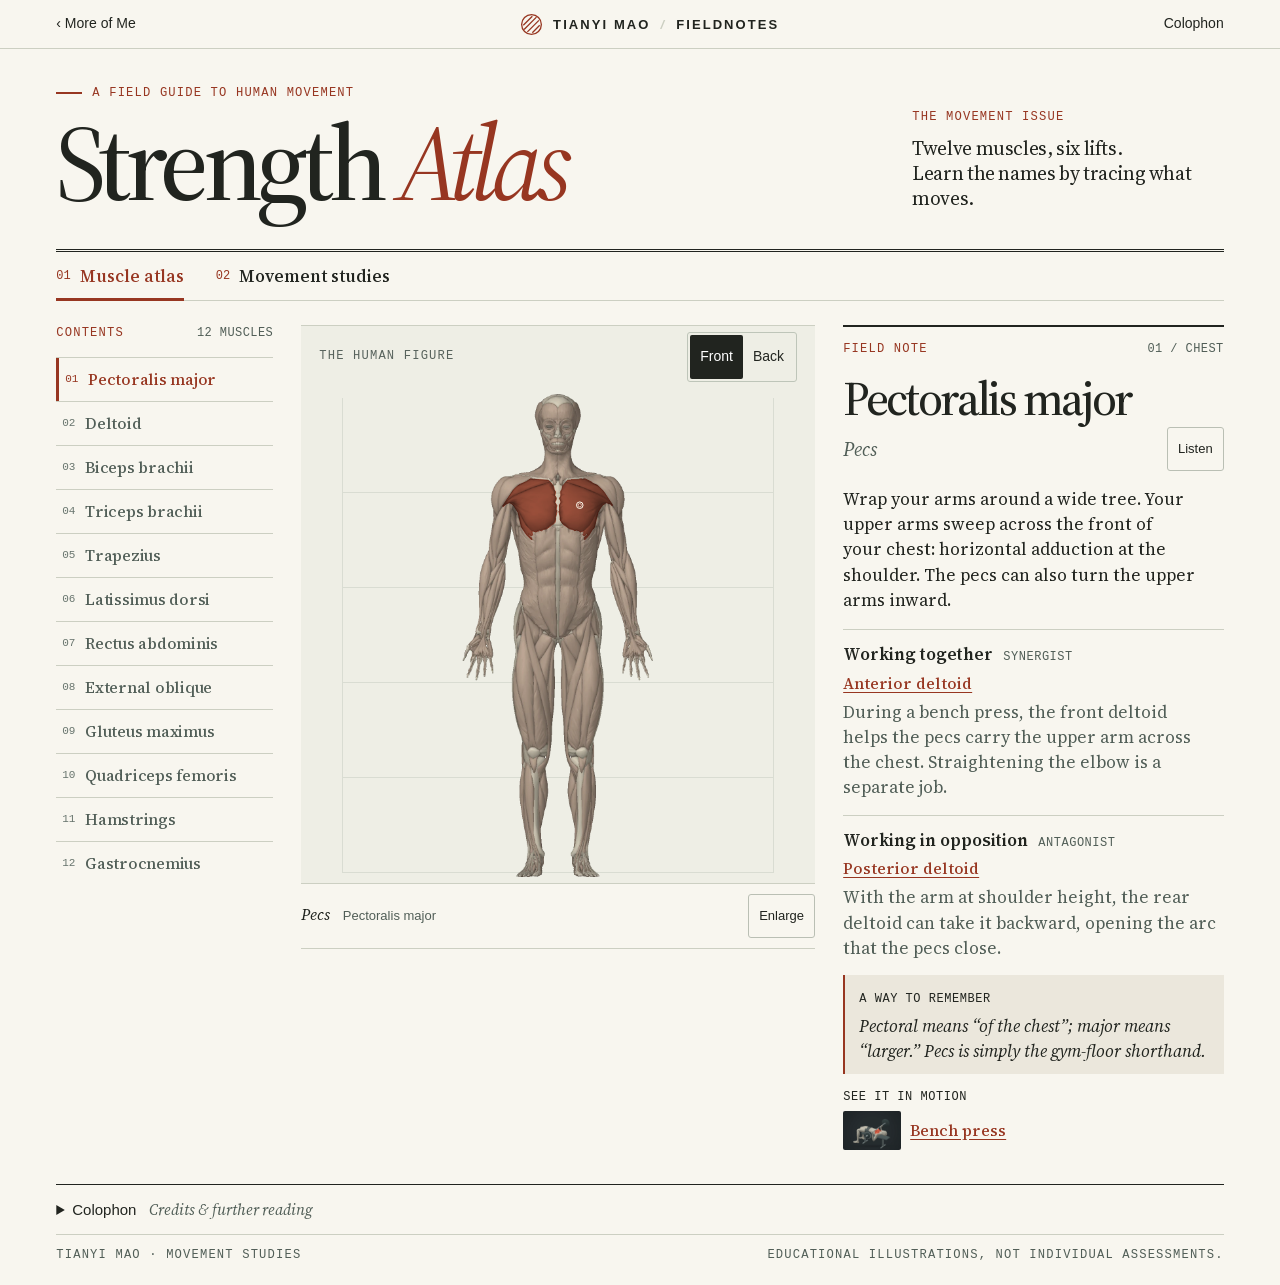
<file: anatomy.html>
<!doctype html>
<html lang="en">
<head>
  <meta charset="utf-8"><meta name="viewport" content="width=device-width,initial-scale=1,viewport-fit=cover">
  <title>Strength Atlas — Movement Studies by Tianyi Mao</title>
  <meta name="description" content="An illustrated field guide to the muscles behind six strength exercises. Explore the plates, listen to the names and study a lift frame by frame.">
  <link rel="stylesheet" href="assets/anatomy/study.css?v=editorial">
  <script defer src="assets/anatomy/lessons.js?v=editorial"></script>
  <script defer src="assets/anatomy/atlas.js?v=editorial"></script>
  <script defer src="assets/anatomy/motion.js?v=editorial"></script>
  <script defer src="assets/anatomy/study.js?v=editorial"></script>
</head>
<body>
  <header class="mast"><div class="mast-inner"><a href="index.html" class="return">‹ More of Me</a><span class="imprint"><svg aria-hidden="true" viewBox="0 0 28 28"><circle cx="14" cy="14" r="12"/><path d="M5 20 20 5M9 23 23 9M4 15 15 4M15 24 24 15"/></svg>TIANYI MAO <i>/</i> FIELDNOTES</span><a class="sourcejump" href="#colophon">Colophon</a></div></header>
  <main>
    <header class="chapter"><div><div class="overline"><b></b> A FIELD GUIDE TO HUMAN MOVEMENT</div><h1>Strength <em>Atlas</em></h1></div><div class="chapter-caption"><span class="issue-line">THE MOVEMENT ISSUE</span><p>Twelve muscles, six lifts.<br> Learn the names by tracing what moves.</p></div></header>
    <nav class="chapters" aria-label="Chapters"><a id="atlas-link" href="#atlas" aria-current="page"><span>01</span> Muscle atlas</a><a id="motion-link" href="#motion"><span>02</span> Movement studies</a></nav>
    <noscript>Please enable JavaScript to select a muscle or play a movement study.</noscript>
    <section id="atlas-panel" class="workbench" aria-label="Muscle atlas">
      <aside class="directory"><div class="section-cap">Contents <span>12 muscles</span></div><label class="mobile-select">Select a muscle <select id="muscle-select"></select></label><div id="directory-list"></div></aside>
      <figure class="plate"><header class="plate-head"><span class="plate-kicker">The human figure</span><div class="segment" aria-label="Plate view"><button data-view="front" aria-pressed="true">Front</button><button data-view="back" aria-pressed="false">Back</button></div></header><div class="plate-window"><div id="plate-host"></div></div><figcaption><div class="plate-caption"><b id="plate-zh">Pecs</b> <span id="plate-en">Pectoralis major</span></div><button id="zoom" type="button" aria-pressed="false" title="Enlarge the selected region">Enlarge</button></figcaption></figure>
      <article class="notes" aria-label="Muscle profile"><div class="section-cap">Field note <span id="note-region"></span></div><h2 id="name"></h2><div class="zh-title"><strong id="cn"></strong><button type="button" id="say" hidden aria-label="Hear the English pronunciation">Listen</button></div><p id="fn"></p><dl class="study-rel"><div><dt>Working together <i>Synergist</i></dt><dd id="synergy"></dd></div><div><dt>Working in opposition <i>Antagonist</i></dt><dd id="antagonist"></dd></div></dl><div class="mnemonic"><span>A way to remember</span><p id="clue"></p></div><div class="see-moves" id="see-moves"></div></article>
    </section>
    <section id="motion-panel" hidden aria-label="Movement studies">
      <div class="reels" aria-label="Choose a movement" id="ex-list"></div>
      <div class="motion-spread"><figure class="film"><div class="film-head"><span class="plate-kicker">Motion sequence</span><span id="film-index"></span></div><div id="motion-host" aria-label="Animated exercise demonstration"></div><figcaption class="transport"><button id="play" type="button">Play</button><label for="timeline" class="sr">Scrub through the movement</label><input id="timeline" type="range" min="0" max="1000" value="0" step="1"><span id="phase"></span></figcaption></figure><article class="motion-notes"><div class="section-cap">Technique <span>Movement analysis</span></div><h2 id="move-en"></h2><strong id="move-zh"></strong><p id="move-note"></p><div id="phase-notes"></div></article></div>
      <div class="roles"><div class="role-intro"><div class="section-cap">Muscle roles</div><h3>Who does the work?</h3><p>Select a muscle to find it in the atlas. Colour identifies a role, not a percentage of effort.</p></div><div class="mini-plates"><figure><div id="mini-front"></div><figcaption>Anterior</figcaption></figure><figure><div id="mini-back"></div><figcaption>Posterior</figcaption></figure></div><div id="roles-list"></div></div>
    </section>
    <footer id="colophon"><details id="sources-disclosure"><summary>Colophon <span>Credits &amp; further reading</span></summary><div class="credits"><div id="art-credits"></div><div><h3>Further reading</h3><ul id="references"></ul></div></div></details><div class="endline"><span>TIANYI MAO · MOVEMENT STUDIES</span><span>Educational illustrations, not individual assessments.</span></div></footer>
  </main>
</body></html>
</file>
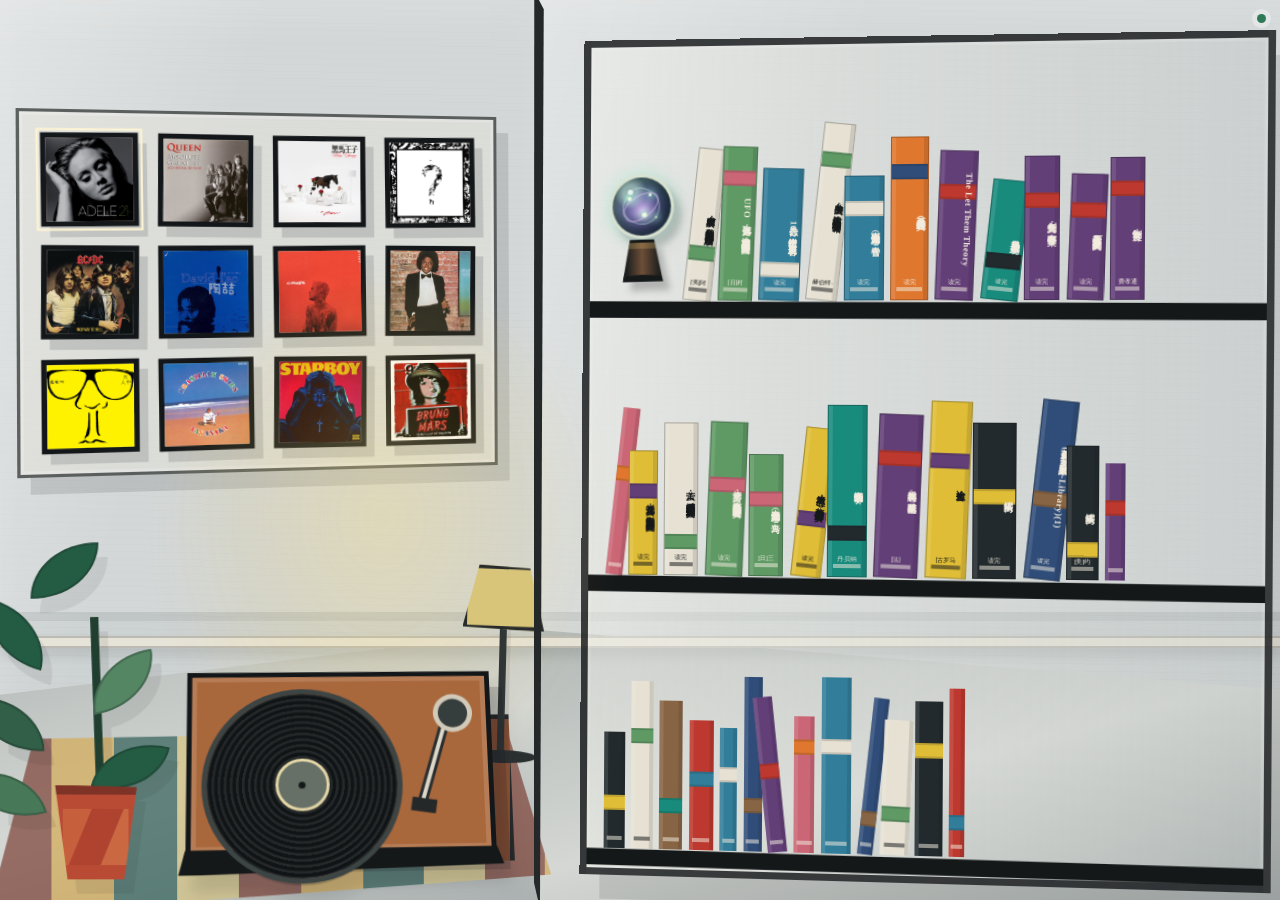
<file: reading.html>
<!DOCTYPE html>
<html lang="zh-CN">
<head>
    <meta charset="UTF-8">
    <meta name="viewport" content="width=device-width, initial-scale=1, viewport-fit=cover">
    <meta name="description" content="毛天艺的音乐与微信读书书架">
    <title>Books & Vinyl · Mao Tianyi</title>
    <style>
        :root {
            --wall:#cdd2d2;
            --wall-deep:#b9c0bf;
            --ink:#141719;
            --cream:#ece7d9;
            --leaf:#245b43;
            --leaf-light:#4c8261;
            --red:#bd382e;
            --yellow:#dfbd36;
        }
        * { box-sizing:border-box; }
        html { background:var(--wall); scroll-behavior:smooth; }
        body { margin:0; min-width:320px; color:var(--ink); background:var(--wall); font-family:Arial,"PingFang SC","Microsoft YaHei",sans-serif; }
        button { color:inherit; font:inherit; }
        .scene { position:relative; min-height:100svh; display:grid; grid-template-columns:minmax(420px,.84fr) minmax(560px,1.16fr); grid-template-areas:"music books"; overflow:hidden; perspective:1800px; background:radial-gradient(circle at 48% 12%,#e1e3dd 0,#cbd0cf 48%,#aeb5b4 100%); }
        .scene:before { content:""; position:absolute; z-index:12; top:-1%; bottom:-1%; left:41.7%; width:10px; background:#242829; clip-path:polygon(5% 0,100% 2%,62% 100%,0 97%); box-shadow:10px 0 24px rgba(20,23,25,.2); pointer-events:none; }
        .music-panel,.books-panel { position:relative; min-width:0; isolation:isolate; background-color:var(--wall); background-image:linear-gradient(106deg,rgba(255,255,255,.34),transparent 34%),linear-gradient(180deg,rgba(255,255,255,.12) 0 68%,rgba(45,53,53,.08) 68% 69%,transparent 69%),repeating-linear-gradient(1deg,rgba(20,23,25,.016) 0 1px,transparent 1px 7px); box-shadow:inset 0 18px 35px rgba(255,255,255,.13); }
        .music-panel:before,.books-panel:before { content:""; position:absolute; z-index:0; left:0; right:0; bottom:28%; height:8px; background:#e6e3d8; border-block:2px solid rgba(20,23,25,.2); box-shadow:0 7px 12px rgba(20,23,25,.12); pointer-events:none; }
        .music-panel:after,.books-panel:after { content:""; position:absolute; z-index:-1; left:0; right:0; bottom:0; height:30%; background:linear-gradient(165deg,#b3b9b8,#d4d7d3 52%,#aab1b0); pointer-events:none; }
        .music-panel:after { clip-path:polygon(0 24%,100% 0,100% 100%,0 100%); }
        .books-panel:after { clip-path:polygon(0 0,100% 22%,100% 100%,0 100%); }
        .music-panel { grid-area:music; min-height:100svh; padding:clamp(116px,13vh,148px) clamp(26px,3.2vw,50px) clamp(25px,3vw,46px); display:grid; grid-template-rows:minmax(300px,.56fr) minmax(270px,.44fr); grid-template-areas:"albums" "listen"; gap:clamp(24px,2.6vw,38px); transform-origin:right center; }
        .books-panel { grid-area:books; min-height:100svh; height:100svh; padding:clamp(24px,3.2vw,52px) clamp(16px,2.2vw,34px) clamp(18px,2vw,30px) clamp(28px,3.5vw,58px); display:flex; align-items:flex-start; overflow-y:auto; overscroll-behavior:contain; scrollbar-width:thin; scrollbar-color:rgba(20,23,25,.45) transparent; transform-origin:left center; }
        .sync-dot { position:absolute; top:14px; right:14px; z-index:8; width:9px; height:9px; border-radius:50%; background:#bd7b32; box-shadow:0 0 0 5px rgba(255,255,255,.34); animation:pulse 1s infinite alternate; }
        .sync-dot.ready { background:#2f7957; animation:none; }
        .sync-dot.error { background:#b5362f; animation:none; }
        @keyframes pulse { to { opacity:.35; } }

        /* Flat painted shapes gain only a little perspective, like a handmade stage set. */
        .listening-room { grid-area:listen; position:relative; z-index:2; isolation:isolate; min-height:270px; display:grid; grid-template-columns:minmax(95px,.58fr) minmax(225px,1.42fr); gap:clamp(10px,1.8vw,26px); align-items:end; transform:perspective(1000px) rotateY(3deg); transform-origin:right bottom; }
        .listening-room:before { content:""; position:absolute; z-index:0; left:-9%; right:-12%; bottom:-17%; height:59%; background:repeating-linear-gradient(90deg,#7c4035 0 11%,#d5aa54 11% 22%,#315f58 22% 33%,#d8c584 33% 44%); opacity:.7; clip-path:polygon(8% 6%,92% 0,100% 78%,0 100%); box-shadow:0 -7px 0 rgba(20,23,25,.16); }
        .listening-room:after { content:""; position:absolute; z-index:1; right:-4%; bottom:-3%; width:69%; height:47%; background:repeating-linear-gradient(90deg,#8b5336 0 31%,#6d402f 31% 33%,#a26842 33% 65%,#6d402f 65% 67%,#875034 67% 100%); border:5px solid #242829; box-shadow:11px 15px 0 rgba(20,23,25,.17); clip-path:polygon(2% 3%,98% 0,100% 93%,4% 100%); }
        .lamp-glow { position:absolute; z-index:0; right:-24%; bottom:18%; width:min(38vw,430px); height:min(48vw,520px); border-radius:50%; background:radial-gradient(ellipse at 48% 45%,rgba(248,220,124,.42),rgba(232,197,92,.16) 42%,transparent 72%); filter:blur(12px); mix-blend-mode:screen; opacity:.78; pointer-events:none; }
        .plant { z-index:3; height:min(29vw,330px); min-height:225px; position:relative; filter:drop-shadow(9px 14px 0 rgba(20,23,25,.08)); }
        .pot { position:absolute; bottom:0; left:16%; width:68%; height:28%; background:#b94b34; clip-path:polygon(4% 0,96% 2%,82% 100%,18% 100%); border-top:9px solid #7e3326; }
        .pot:after { content:""; position:absolute; inset:17% 13%; background:linear-gradient(112deg,#cf6c42 0 32%,#a83e2d 33% 68%,#d37a4a 69%); opacity:.62; }
        .stem { position:absolute; left:48%; bottom:25%; width:8px; height:53%; background:#203f31; transform:rotate(-2deg); }
        .leaf { position:absolute; width:52%; height:17%; background:var(--leaf); border:2px solid rgba(20,23,25,.25); border-radius:100% 0 100% 0; transform-origin:10% 80%; }
        .leaf:nth-of-type(1) { left:45%; top:10%; transform:rotate(-26deg); background:#3f7655; }
        .leaf:nth-of-type(2) { right:48%; top:21%; transform:scaleX(-1) rotate(-14deg); }
        .leaf:nth-of-type(3) { left:47%; top:34%; transform:rotate(-9deg); background:#548663; }
        .leaf:nth-of-type(4) { right:48%; top:45%; transform:scaleX(-1) rotate(3deg); background:#315f47; }
        .leaf:nth-of-type(5) { left:48%; top:56%; transform:rotate(14deg); }
        .leaf:nth-of-type(6) { right:48%; top:64%; transform:scaleX(-1) rotate(16deg); background:#477958; }
        .floor-lamp { position:absolute; z-index:2; right:-2%; bottom:34%; width:7px; height:59%; background:#303636; transform:rotate(1.5deg); box-shadow:4px 5px 0 rgba(20,23,25,.08); }
        .floor-lamp:before { content:""; position:absolute; left:50%; top:-3%; width:74px; height:57px; background:#d8c579; border:4px solid #272b2c; clip-path:polygon(19% 0,81% 3%,100% 100%,0 96%); transform:translateX(-50%); }
        .floor-lamp:after { content:""; position:absolute; left:50%; bottom:-7px; width:72px; height:13px; border-radius:50%; background:#2a2f30; transform:translateX(-50%); }
        .player-wrap { position:relative; z-index:4; align-self:end; min-width:0; padding-bottom:18px; transform:translateY(-6px); filter:drop-shadow(10px 17px 8px rgba(20,23,25,.14)); }
        .player { position:relative; width:100%; aspect-ratio:1.62/1; min-height:190px; padding:8%; background:#a9673c; border:5px solid var(--ink); box-shadow:13px 17px 0 rgba(20,23,25,.16),inset 0 0 0 5px rgba(238,231,214,.16); transform:perspective(850px) rotateX(9deg) rotateZ(-1deg); transform-origin:center bottom; cursor:pointer; }
        .player:before { content:""; position:absolute; left:-4%; right:-4%; bottom:-13%; height:14%; background:#151819; clip-path:polygon(2% 0,98% 0,100% 72%,0 100%); }
        .platter { position:absolute; width:64%; aspect-ratio:1; left:5%; top:10%; border-radius:50%; background:repeating-radial-gradient(circle,#111416 0 3px,#25292a 4px 6px); box-shadow:0 0 0 5px #3c4444,0 7px 0 rgba(20,23,25,.18); }
        .player.playing .platter { animation:spin 5.5s linear infinite; }
        .player.loading .platter { animation:loadingPulse .8s ease-in-out infinite alternate; }
        .player.loading:after,.player.error:after { content:"LOADING"; position:absolute; z-index:8; right:7%; bottom:8%; padding:5px 7px 4px; color:#eee7d2; background:#232728; border:2px solid #eee7d2; font:700 7px/1 Arial,sans-serif; letter-spacing:.14em; box-shadow:4px 5px 0 rgba(20,23,25,.14); }
        .player.error:after { content:"RETRY"; color:#f2d0c6; border-color:#c35b49; }
        .record-label { position:absolute; inset:36%; display:grid; place-items:center; border-radius:50%; background:var(--record-color,#c34b35); border:3px solid #e5d7a8; color:#f1eadb; font:bold 8px/1 Arial; text-align:center; overflow:hidden; }
        .record-label:after { content:""; width:7px; height:7px; border-radius:50%; background:#151819; }
        .tonearm { position:absolute; right:12%; top:18%; width:10px; height:63%; background:#ded8c9; border:3px solid #282d2f; transform:rotate(17deg); transform-origin:50% 9%; border-radius:7px; transition:transform .75s cubic-bezier(.2,.8,.2,1); }
        .player.playing .tonearm { transform:rotate(30deg); }
        .tonearm:before { content:""; position:absolute; width:30px; height:30px; left:-13px; top:-17px; border-radius:50%; background:#363d3d; border:5px solid #d1cab9; }
        .tonearm:after { content:""; position:absolute; width:25px; height:14px; left:-8px; bottom:-4px; background:#242829; transform:rotate(-8deg); }
        .player-copy { display:none; }

        .album-rack { grid-area:albums; min-width:0; align-self:start; padding:clamp(13px,1.45vw,22px); background:rgba(229,228,219,.44); border:3px solid rgba(35,40,41,.7); box-shadow:12px 16px 0 rgba(20,23,25,.12),inset 0 0 0 3px rgba(255,255,255,.2); transform:perspective(1050px) rotateY(8deg) rotateZ(-.25deg); transform-origin:right center; }
        .album-rail { display:grid; grid-template-columns:repeat(4,minmax(68px,1fr)); grid-template-rows:repeat(3,minmax(68px,1fr)); gap:clamp(12px,1.45vw,21px); }
        .album { appearance:none; position:relative; width:100%; aspect-ratio:1; min-width:0; padding:0; border:5px solid var(--ink); background:#d9d9d1; cursor:pointer; box-shadow:8px 10px 0 rgba(20,23,25,.14),inset 0 0 0 2px rgba(255,255,255,.18); transition:transform .22s,filter .22s; }
        .album:before { content:""; position:absolute; inset:8%; background:var(--slot,#c1c7c5); opacity:.72; }
        .album:after { content:""; position:absolute; width:18%; height:7%; right:8%; bottom:8%; background:rgba(20,23,25,.18); }
        .album img { display:block; width:100%; height:100%; object-fit:cover; }
        .album.filled:before,.album.filled:after { display:none; }
        .album:hover,.album:focus-visible,.album.active { z-index:3; transform:translateY(-5px) rotate(-.6deg); filter:brightness(1.05); outline:2px solid #f1e8c9; outline-offset:2px; }
        .album:nth-child(3n+1) { --slot:#bfc7c2; transform:rotate(-.6deg); }
        .album:nth-child(3n+2) { --slot:#d9d4c7; transform:rotate(.45deg); }
        .album:nth-child(3n) { --slot:#abb8b5; transform:rotate(-.25deg); }
        .album.active { box-shadow:8px 10px 0 rgba(20,23,25,.14),inset 0 0 0 3px rgba(187,58,45,.5); }
        .cover-art,.album small { display:none; }

        .bookcase { width:100%; min-height:calc(100svh - clamp(42px,5.2vw,82px)); align-self:stretch; display:grid; grid-template-rows:repeat(var(--shelf-count,3),minmax(230px,1fr)); background:linear-gradient(90deg,rgba(241,241,234,.46),rgba(179,187,185,.22)); border:7px solid rgba(20,23,25,.82); box-shadow:inset 0 0 0 3px rgba(255,255,255,.12),20px 24px 0 rgba(20,23,25,.1); transform:perspective(1400px) rotateY(-4.2deg) rotateZ(.35deg); transform-origin:left center; }
        .shelf { position:relative; display:flex; align-items:flex-end; gap:clamp(3px,.5vw,7px); min-width:0; padding:12px clamp(8px,1.3vw,18px) 20px; overflow:hidden; }
        .shelf:after { content:""; position:absolute; z-index:6; left:-18px; right:-32px; bottom:0; height:20px; background:#151819; box-shadow:0 11px 13px rgba(20,23,25,.28); clip-path:polygon(0 0,100% 18%,100% 100%,0 82%); }
        .book,.filler { position:relative; flex:0 0 var(--w); height:var(--h); min-width:14px; border:0; padding:0; overflow:hidden; background:var(--color); color:var(--text,#eee8dc); box-shadow:inset 4px 0 rgba(255,255,255,.11),inset -4px 0 rgba(20,23,25,.12); transform:rotate(var(--lean,0deg)); transform-origin:center bottom; }
        .book { cursor:pointer; border:1px solid rgba(20,23,25,.3); transition:transform .2s,filter .2s; }
        .book:hover,.book:focus-visible { z-index:8; transform:translateY(-10px) rotate(0); filter:brightness(1.08); outline:2px solid #f3e9c8; outline-offset:2px; }
        .book:before,.filler:before { content:""; position:absolute; left:0; right:0; top:var(--band,28%); height:11px; background:var(--accent); border-block:2px solid rgba(20,23,25,.16); }
        .book:after,.filler:after { content:""; position:absolute; left:14%; right:14%; bottom:8px; height:4px; background:currentColor; opacity:.52; }
        .book span { position:absolute; inset:12px 2px 23px; display:flex; justify-content:center; align-items:flex-start; writing-mode:vertical-rl; overflow:hidden; font:600 clamp(8px,.68vw,11px)/1.15 Georgia,"Songti SC",serif; letter-spacing:.06em; text-align:left; }
        .book i { position:absolute; left:1px; right:1px; bottom:14px; overflow:hidden; font:normal 6px/1 Arial; text-align:center; text-overflow:ellipsis; white-space:nowrap; }
        .stack { transform:rotate(90deg) translateY(-12px); transform-origin:left bottom; }

        .mind-orb { position:relative; z-index:8; flex:0 0 clamp(60px,5.4vw,78px); height:132px; align-self:flex-end; color:#edf7e8; text-decoration:none; transform:translateY(1px) rotate(-1.5deg); filter:drop-shadow(7px 9px 3px rgba(20,23,25,.23)); transition:transform .24s ease,filter .24s ease; }
        .mind-orb:hover,.mind-orb:focus-visible { transform:translateY(-9px) rotate(0); filter:drop-shadow(8px 13px 5px rgba(20,23,25,.28)) brightness(1.08); outline:none; }
        .orb-glass { position:absolute; left:50%; top:5px; width:clamp(55px,5vw,72px); aspect-ratio:1; border-radius:50%; transform:translateX(-50%); overflow:hidden; background:radial-gradient(circle at 31% 25%,rgba(255,255,255,.92) 0 4%,rgba(203,245,228,.5) 5% 12%,transparent 28%),radial-gradient(circle at 51% 57%,rgba(226,184,255,.78),rgba(82,80,151,.84) 33%,rgba(23,54,67,.96) 69%,#11191d 100%); border:3px solid rgba(231,239,219,.92); box-shadow:inset -8px -10px 14px rgba(5,13,21,.55),inset 8px 6px 15px rgba(232,240,218,.22),0 0 18px rgba(113,232,193,.38); }
        .orb-glass:before,.orb-glass:after { content:""; position:absolute; inset:19%; border:1px solid rgba(208,255,230,.48); border-radius:45% 55% 54% 46%; transform:rotate(27deg); }
        .orb-glass:after { inset:31% 16%; border-color:rgba(239,199,255,.6); transform:rotate(-34deg); }
        .orb-star { position:absolute; left:var(--x); top:var(--y); width:var(--s); height:var(--s); border-radius:50%; background:#e9ffd8; box-shadow:0 0 7px 2px rgba(170,255,217,.85); animation:orbPulse 2.4s ease-in-out infinite alternate; animation-delay:var(--d); }
        .orb-base { position:absolute; left:50%; top:70px; width:58%; height:42px; transform:translateX(-50%); background:linear-gradient(90deg,#191c1d,#6d4f37 48%,#1b1d1d); border:3px solid #151819; clip-path:polygon(20% 0,80% 0,100% 100%,0 100%); box-shadow:inset 0 6px rgba(226,191,105,.24); }
        .orb-base:after { content:""; position:absolute; left:-22%; right:-22%; bottom:-7px; height:11px; background:#16191a; border-radius:50%; box-shadow:0 4px 0 rgba(255,255,255,.08); }
        .mind-orb em { position:absolute; left:50%; bottom:1px; z-index:2; transform:translateX(-50%); color:#e7dfc9; font:normal 7px/1 Arial,sans-serif; letter-spacing:.14em; white-space:nowrap; opacity:0; transition:opacity .2s; }
        .mind-orb:hover em,.mind-orb:focus-visible em { opacity:.9; }
        @keyframes orbPulse { to { opacity:.32; transform:scale(.7); } }

        .note-layer { position:fixed; inset:0; z-index:100; display:grid; place-items:center; padding:18px; background:rgba(15,17,18,.66); backdrop-filter:blur(9px); opacity:0; visibility:hidden; transition:.2s; }
        .note-layer.open { opacity:1; visibility:visible; }
        .notes { width:min(720px,100%); max-height:min(86svh,860px); display:flex; flex-direction:column; background:#eee9dc; border:7px solid #171a1b; box-shadow:18px 22px 0 rgba(0,0,0,.2); transform:translateY(16px); transition:.2s; }
        .note-layer.open .notes { transform:translateY(0); }
        .notes-head { display:grid; grid-template-columns:58px 1fr 42px; gap:14px; align-items:center; padding:18px 18px 15px; border-bottom:4px solid #171a1b; }
        .notes-head img,.notes-cover { width:58px; height:80px; object-fit:cover; background:#416d59; }
        .notes-head strong { display:block; font:500 clamp(18px,3vw,28px)/1.24 Georgia,"Songti SC",serif; }
        .notes-head span { display:block; margin-top:6px; color:#6c706d; font-size:9px; }
        .close-notes { align-self:start; width:38px; height:38px; border:2px solid #171a1b; background:transparent; font-size:24px; cursor:pointer; }
        .notes-body { overflow:auto; padding:8px 20px 26px; }
        .chapter { margin:22px 0 9px; color:#727673; font-size:9px; letter-spacing:.12em; }
        .mark { position:relative; margin:0 0 9px; padding:15px 17px 13px 25px; background:#f8f4e8; border-left:7px solid var(--mark,#d0a732); }
        .mark q { display:block; font:500 15px/1.75 Georgia,"Songti SC",serif; quotes:none; white-space:pre-wrap; }
        .mark time { display:block; margin-top:8px; color:#91928c; font-size:8px; }
        .thought { border-left-color:#3f7359; }
        .thought .abstract { display:block; margin-bottom:8px; color:#7d817e; font-size:10px; line-height:1.55; }
        .empty-notes { min-height:230px; display:grid; place-items:center; color:#777b78; font:500 16px Georgia,"Songti SC",serif; text-align:center; }
        body.modal-open { overflow:hidden; }

        @keyframes spin { to { transform:rotate(360deg); } }
        @keyframes loadingPulse { to { opacity:.46; transform:scale(.97); } }
        @media (min-width:761px) and (max-height:820px) {
            .scene,.music-panel,.books-panel { min-height:0; height:100svh; }
            .music-panel { padding:96px clamp(22px,2.6vw,38px) 16px; grid-template-rows:minmax(250px,.57fr) minmax(185px,.43fr); gap:16px; }
            .album-rack { width:min(100%,460px); justify-self:center; padding:10px; }
            .album-rail { gap:9px; }
            .album { border-width:4px; box-shadow:5px 7px 0 rgba(20,23,25,.13),inset 0 0 0 1px rgba(255,255,255,.18); }
            .listening-room { min-height:0; grid-template-columns:80px minmax(180px,1fr); gap:10px; }
            .plant { height:min(24vw,238px); min-height:175px; }
            .player-wrap { padding-bottom:6px; transform:translateY(-2px); }
            .player { min-height:145px; max-height:210px; }
            .books-panel { padding:20px 22px 15px 35px; }
            .bookcase { grid-template-rows:repeat(var(--shelf-count,3),minmax(180px,1fr)); }
            .shelf { padding-top:8px; padding-bottom:18px; }
        }
        @media (max-width:980px) {
            .scene { grid-template-columns:minmax(360px,.83fr) minmax(500px,1.17fr); }
            .music-panel { padding-inline:24px; }
            .listening-room { grid-template-columns:96px 1fr; }
            .bookcase { grid-template-rows:repeat(var(--shelf-count,3),minmax(220px,1fr)); }
        }
        @media (max-width:760px) {
            .scene { display:grid; grid-template-columns:1fr; grid-template-areas:"books" "music"; overflow:visible; }
            .scene:before { display:none; }
            .books-panel { min-height:100svh; height:auto; width:100%; padding:8px 7px 0; overflow:visible; }
            .books-panel:after { display:none; }
            .bookcase { min-height:100svh; grid-template-rows:repeat(var(--shelf-count,3),minmax(235px,1fr)); border:0; transform:none; box-shadow:inset 0 0 0 1px rgba(20,23,25,.08); }
            .shelf { gap:4px; padding-inline:7px; }
            .mind-orb { flex-basis:58px; height:126px; }
            .orb-glass { width:54px; }
            .orb-base { top:59px; }
            .book span { font-size:8px; }
            .music-panel { min-height:100svh; width:100%; padding:24px 10px 28px; border:0; border-top:12px solid var(--ink); grid-template-rows:auto auto; grid-template-areas:"listen" "albums"; gap:14px; }
            .music-panel:before,.books-panel:before { display:none; }
            .listening-room { min-height:355px; grid-template-columns:98px minmax(190px,1fr); gap:6px; transform:none; }
            .listening-room:before { left:-5%; right:-5%; bottom:-5%; height:43%; }
            .listening-room:after { right:0; bottom:1%; width:70%; height:41%; }
            .floor-lamp { display:none; }
            .plant { height:300px; min-height:245px; }
            .player-wrap { padding-bottom:16px; transform:translateY(-4px); }
            .player { min-height:165px; }
            .album-rack { margin-inline:-10px; padding:11px 12px 13px; border-width:3px 0 0; transform:none; box-shadow:0 -5px 0 rgba(20,23,25,.12); }
            .album-rail { display:grid; grid-template-rows:repeat(3,minmax(0,1fr)); grid-template-columns:none; grid-auto-flow:column; grid-auto-columns:calc((100vw - 36px)/3); gap:6px; overflow-x:auto; scroll-snap-type:x mandatory; overscroll-behavior-x:contain; padding:3px 0 8px; scrollbar-width:none; }
            .album-rail::-webkit-scrollbar { display:none; }
            .album { border-width:3px; box-shadow:4px 5px 0 rgba(20,23,25,.13),inset 0 0 0 1px rgba(255,255,255,.18); }
            .album:nth-child(3n+1) { scroll-snap-align:start; }
            html.embedded .books-panel,html.embedded .bookcase,html.embedded .music-panel { min-height:50svh; }
            .notes { max-height:92svh; border-width:5px; }
            .notes-head { grid-template-columns:46px 1fr 38px; gap:10px; padding:13px; }
            .notes-head img,.notes-cover { width:46px; height:64px; }
            .notes-body { padding-inline:13px; }
        }
        @media (max-width:420px) {
            .listening-room { grid-template-columns:84px minmax(184px,1fr); min-height:325px; }
            .plant { height:270px; min-height:225px; }
            .player { border-width:4px; min-height:150px; }
            .player-copy { flex-direction:column; align-items:flex-start; }
            .player-copy strong { max-width:100%; }
        }
        @media (prefers-reduced-motion:reduce) { *,*:before,*:after { animation-duration:.01ms!important; animation-iteration-count:1!important; scroll-behavior:auto!important; } }
    </style>
</head>
<body>
    <main class="scene">
        <section class="books-panel" aria-label="我的微信读书书架">
            <i class="sync-dot" id="sync" title="正在同步"></i>
            <div class="bookcase" id="bookcase" aria-live="polite"></div>
        </section>

        <section class="music-panel" aria-label="黑胶唱片与音乐">
            <div class="album-rack">
                <div class="album-rail" id="album-rail" aria-label="十二张专辑封面">
                    <button class="album filled active" type="button" aria-label="播放 Adele《21》" data-title="21" data-artist="Adele" data-audio="https://github.com/maotianyi12138-eng/-/releases/download/music-web-v1/1.mp3" data-fallback="https://github.com/maotianyi12138-eng/-/releases/download/music-v1/1.flac" data-color="#667066"><img src="music/covers/01.jpg" alt="Adele《21》封面"></button>
                    <button class="album filled" type="button" aria-label="播放 Queen《Absolute Greatest》" data-title="Absolute Greatest" data-artist="Queen" data-audio="https://github.com/maotianyi12138-eng/-/releases/download/music-web-v1/2.mp3" data-fallback="https://github.com/maotianyi12138-eng/-/releases/download/music-v1/2.flac" data-color="#a33b2d"><img src="music/covers/02.jpg" alt="Queen《Absolute Greatest》封面"></button>
                    <button class="album filled" type="button" aria-label="播放 马思唯《黑马王子》" data-title="黑马王子" data-artist="马思唯" data-audio="https://github.com/maotianyi12138-eng/-/releases/download/music-web-v1/3.mp3" data-fallback="https://github.com/maotianyi12138-eng/-/releases/download/music-v1/3.flac" data-color="#a31e27"><img src="music/covers/03.jpg" alt="马思唯《黑马王子》封面"></button>
                    <button class="album filled" type="button" aria-label="播放 XXXTENTACION《?》" data-title="?" data-artist="XXXTENTACION" data-audio="https://github.com/maotianyi12138-eng/-/releases/download/music-web-v1/4.mp3" data-fallback="https://github.com/maotianyi12138-eng/-/releases/download/music-v1/4.flac" data-color="#202020"><img src="music/covers/04.jpg" alt="XXXTENTACION《?》封面"></button>
                    <button class="album filled" type="button" aria-label="播放 AC/DC《Highway to Hell》" data-title="Highway to Hell" data-artist="AC/DC" data-audio="https://github.com/maotianyi12138-eng/-/releases/download/music-web-v1/5.mp3" data-fallback="https://github.com/maotianyi12138-eng/-/releases/download/music-v1/5.flac" data-color="#9d3327"><img src="music/covers/05.jpg" alt="AC/DC《Highway to Hell》封面"></button>
                    <button class="album filled" type="button" aria-label="播放 陶喆《陶喆》" data-title="陶喆" data-artist="陶喆" data-audio="https://github.com/maotianyi12138-eng/-/releases/download/music-web-v1/6.mp3" data-fallback="https://github.com/maotianyi12138-eng/-/releases/download/music-v1/6.flac" data-color="#174f91"><img src="music/covers/06.jpg" alt="陶喆同名专辑封面"></button>
                    <button class="album filled" type="button" aria-label="播放 Justin Bieber《Changes》" data-title="Changes" data-artist="Justin Bieber" data-audio="https://github.com/maotianyi12138-eng/-/releases/download/music-web-v1/7.mp3" data-fallback="https://github.com/maotianyi12138-eng/-/releases/download/music-v1/7.flac" data-color="#b74031"><img src="music/covers/07.jpg" alt="Justin Bieber《Changes》封面"></button>
                    <button class="album filled" type="button" aria-label="播放 Michael Jackson《Off the Wall》" data-title="Off the Wall" data-artist="Michael Jackson" data-audio="https://github.com/maotianyi12138-eng/-/releases/download/music-web-v1/8.mp3" data-fallback="https://github.com/maotianyi12138-eng/-/releases/download/music-v1/8.flac" data-color="#875544"><img src="music/covers/08.jpg" alt="Michael Jackson《Off the Wall》封面"></button>
                    <button class="album filled" type="button" aria-label="播放 卢广仲《大人中》" data-title="大人中" data-artist="卢广仲" data-audio="https://github.com/maotianyi12138-eng/-/releases/download/music-web-v1/9.mp3" data-fallback="https://github.com/maotianyi12138-eng/-/releases/download/music-v1/9.flac" data-color="#e0c318"><img src="music/covers/09.jpg" alt="卢广仲《大人中》封面"></button>
                    <button class="album filled" type="button" aria-label="播放 高中正义《Brazilian Skies》" data-title="Brazilian Skies" data-artist="高中正义" data-audio="https://github.com/maotianyi12138-eng/-/releases/download/music-web-v1/10.mp3" data-fallback="https://github.com/maotianyi12138-eng/-/releases/download/music-v1/10.flac" data-color="#376f9c"><img src="music/covers/10.jpg" alt="高中正义《Brazilian Skies》封面"></button>
                    <button class="album filled" type="button" aria-label="播放 The Weeknd《Starboy》" data-title="Starboy" data-artist="The Weeknd" data-audio="https://github.com/maotianyi12138-eng/-/releases/download/music-web-v1/11.mp3" data-fallback="https://github.com/maotianyi12138-eng/-/releases/download/music-v1/11.flac" data-color="#b92838"><img src="music/covers/11.jpg" alt="The Weeknd《Starboy》封面"></button>
                    <button class="album filled" type="button" aria-label="播放 Bruno Mars《It's Better If You Don't Understand》" data-title="It's Better If You Don't Understand" data-artist="Bruno Mars" data-audio="https://github.com/maotianyi12138-eng/-/releases/download/music-web-v1/12.mp3" data-fallback="https://github.com/maotianyi12138-eng/-/releases/download/music-v1/12.flac" data-color="#bd3226"><img src="music/covers/12.jpg" alt="Bruno Mars《It's Better If You Don't Understand》封面"></button>
                </div>
            </div>
            <div class="listening-room">
                <i class="lamp-glow" aria-hidden="true"></i>
                <i class="floor-lamp" aria-hidden="true"></i>
                <div class="plant" aria-hidden="true">
                    <i class="stem"></i><i class="leaf"></i><i class="leaf"></i><i class="leaf"></i><i class="leaf"></i><i class="leaf"></i><i class="leaf"></i><i class="pot"></i>
                </div>
                <div class="player-wrap">
                    <div class="player" id="player" role="button" tabindex="0" aria-label="播放或暂停当前音乐">
                        <div class="platter"><span class="record-label" id="record-label"></span></div><i class="tonearm"></i>
                    </div>
                    <div class="player-copy"><strong id="track-title"></strong><span id="track-artist"></span></div>
                    <audio id="album-audio" preload="metadata"></audio>
                </div>
            </div>
        </section>
    </main>

    <div class="note-layer" id="note-layer" role="dialog" aria-modal="true" aria-labelledby="note-title">
        <article class="notes" onclick="event.stopPropagation()">
            <header class="notes-head">
                <div id="note-cover"></div>
                <div><strong id="note-title"></strong><span id="note-meta"></span></div>
                <button class="close-notes" type="button" aria-label="关闭笔记">×</button>
            </header>
            <div class="notes-body" id="notes-body"></div>
        </article>
    </div>

    <script>
        document.documentElement.classList.toggle('embedded',window.parent!==window);
        const colors=['#bd382e','#df772e','#dfbd36','#5f9a65','#188b7d','#317d9a','#304d79','#633f78','#ca6675','#222a2d','#e6e1d3','#876443'];
        const state={books:[],notesByBook:{},capacity:0};
        const esc=value=>String(value??'').replace(/[&<>"']/g,char=>({'&':'&amp;','<':'&lt;','>':'&gt;','"':'&quot;',"'":'&#039;'}[char]));
        function hash(value){let result=2166136261;for(const char of String(value)){result^=char.charCodeAt(0);result=Math.imul(result,16777619)}return Math.abs(result>>>0)}
        function styleFor(seed,real=true){const color=colors[seed%colors.length],accent=colors[(seed+5)%colors.length],text=['#dfbd36','#e6e1d3'].includes(color)?'#171a1b':'#f2ecdf';const width=(real?27:15)+(seed%(real?17:15));const height=(real?118:105)+(seed%(real?62:70));const lean=seed%11===0?(seed%2?-6:6):seed%7===0?2:0;return `--w:${width}px;--h:${height}px;--color:${color};--accent:${accent};--text:${text};--lean:${lean}deg;--band:${15+seed%63}%`}
        function filler(index,row){const seed=hash(`painted-filler-${row}-${index}`);return `<i class="filler" aria-hidden="true" style="${styleFor(seed,false)}"></i>`}
        function bookSpine(book,index){const seed=hash(`${book.bookId}-${book.title}`),finished=book.finishReading===1||book.markedStatus===1;return `<button class="book" type="button" data-book-id="${esc(book.bookId)}" title="${esc(book.title)} — ${esc(book.author||'')}" aria-label="打开《${esc(book.title)}》的微信读书笔记" style="${styleFor(seed,true)}"><span>${esc(book.title||'未命名书籍')}</span><i>${finished?'读完':esc((book.author||'').slice(0,4))}</i></button>`}
        function mindOrb(){return `<a class="mind-orb" href="mindmap.html" title="进入我的阅读思维星图" aria-label="进入我的阅读思维星图"><span class="orb-glass"><i class="orb-star" style="--x:27%;--y:33%;--s:4px;--d:-.4s"></i><i class="orb-star" style="--x:63%;--y:27%;--s:3px;--d:-1.3s"></i><i class="orb-star" style="--x:50%;--y:61%;--s:5px;--d:-.8s"></i><i class="orb-star" style="--x:73%;--y:67%;--s:2px;--d:-1.8s"></i></span><span class="orb-base"></span><em>MIND MAP</em></a>`}
        function renderShelf(){
            const box=document.getElementById('bookcase');
            const compact=innerWidth<=760,capacity=Math.max(6,Math.floor(((box.clientWidth||600)-(compact?18:42))/(compact?42:44)));
            state.capacity=capacity;
            if(!state.books.length){box.style.setProperty('--shelf-count',3);box.innerHTML=Array.from({length:3},(_,row)=>`<div class="shelf">${row===0?mindOrb():''}${Array.from({length:capacity-(row===0?2:0)},(_,i)=>filler(i,row)).join('')}</div>`).join('');return}
            const rowCount=Math.max(3,Math.ceil((state.books.length+2)/capacity));
            let cursor=0;
            const rows=Array.from({length:rowCount},(_,row)=>{const rowCapacity=capacity-(row===0?2:0),books=state.books.slice(cursor,cursor+rowCapacity);cursor+=rowCapacity;return books});
            box.style.setProperty('--shelf-count',rowCount);
            box.setAttribute('aria-label',`阅读思维星图入口与 ${state.books.length} 本读过的书`);
            box.innerHTML=rows.map((books,row)=>{
                const available=capacity-(row===0?2:0),pieces=row===0?[mindOrb()]:[],positions=new Map(books.map((book,index)=>[Math.floor((index+1)*available/(books.length+1)),book]));
                for(let i=0;i<available;i++){
                    const book=positions.get(i);
                    pieces.push(book?bookSpine(book,row*capacity+i):filler(i,row));
                }
                return `<div class="shelf">${pieces.join('')}</div>`;
            }).join('');
            box.querySelectorAll('.book').forEach(button=>button.addEventListener('click',()=>openNotes(button.dataset.bookId)));
        }
        function dateText(value){if(!value)return'';const date=new Date(Number(value)*1000);return Number.isNaN(date.getTime())?'':date.toLocaleDateString('zh-CN',{year:'numeric',month:'2-digit',day:'2-digit'}).replaceAll('/','-')}
        function noteData(id){const raw=state.notesByBook[id]||{};const highlightData=raw.highlights||{};const thoughtsData=raw.thoughts||{};const chapters=new Map((highlightData.chapters||[]).map(item=>[String(item.chapterUid),item.title||'']));const highlights=(highlightData.updated||[]).map(item=>({...item,chapterTitle:chapters.get(String(item.chapterUid))||''}));const thoughts=(thoughtsData.reviews||[]).map(item=>item.review||item).filter(Boolean);return{highlights,thoughts,chapters}}
        function openNotes(id){
            const book=state.books.find(item=>String(item.bookId)===String(id));if(!book)return;
            const {highlights,thoughts,chapters}=noteData(id),all=[];
            highlights.forEach(item=>all.push({kind:'mark',chapter:item.chapterTitle||'未命名章节',text:item.markText||'',date:item.createTime,color:colors[(Number(item.colorStyle)||2)%colors.length]}));
            thoughts.forEach(item=>all.push({kind:'thought',chapter:chapters.get(String(item.chapterUid))||item.chapterTitle||'阅读想法',text:item.content||'',abstract:item.abstract||'',date:item.createTime,color:'#3f7359'}));
            all.sort((a,b)=>(Number(a.date)||0)-(Number(b.date)||0));
            document.getElementById('note-title').textContent=book.title||'未命名书籍';
            document.getElementById('note-meta').textContent=`${book.author||'未知作者'} · ${highlights.length} 条划线${thoughts.length?` · ${thoughts.length} 条想法`:''}`;
            document.getElementById('note-cover').innerHTML=/^https:\/\//i.test(book.cover||'')?`<img src="${esc(book.cover)}" alt="">`:'<div class="notes-cover"></div>';
            const body=document.getElementById('notes-body');
            if(!all.length){body.innerHTML='<div class="empty-notes">这本书还没有可展示的划线</div>'}
            else {let last='';body.innerHTML=all.map(item=>{const chapter=item.chapter!==last?`<div class="chapter">${esc(item.chapter)}</div>`:'';last=item.chapter;const abstract=item.abstract?`<span class="abstract">${esc(item.abstract)}</span>`:'';return `${chapter}<article class="mark ${item.kind==='thought'?'thought':''}" style="--mark:${item.color}">${abstract}<q>${esc(item.text||item.abstract||'')}</q>${item.date?`<time>${dateText(item.date)}</time>`:''}</article>`}).join('')}
            const layer=document.getElementById('note-layer');layer.classList.add('open');document.body.classList.add('modal-open');document.querySelector('.close-notes').focus();
        }
        function closeNotes(){document.getElementById('note-layer').classList.remove('open');document.body.classList.remove('modal-open');const url=new URL(location.href);if(url.searchParams.has('book')){url.searchParams.delete('book');history.replaceState(null,'',url)}}
        async function load(){
            renderShelf();
            try{
                const response=await fetch(`./data/weread.json?t=${Date.now()}`,{cache:'no-store'});if(!response.ok)throw new Error('等待同步');
                const data=await response.json();if(data.status==='pending')throw new Error('等待同步');
                state.books=data.history?.books?.length?data.history.books:(data.shelf?.books||[]);state.notesByBook=data.notesByBook||{};renderShelf();const requestedBook=new URLSearchParams(location.search).get('book');if(requestedBook)openNotes(requestedBook);
                const sync=document.getElementById('sync');sync.className='sync-dot ready';sync.title=`微信读书已同步${data.updatedAt?` · ${new Date(data.updatedAt).toLocaleString('zh-CN')}`:''}`;
            }catch(error){const sync=document.getElementById('sync');sync.className='sync-dot error';sync.title=error.message}
        }
        const albumAudio=document.getElementById('album-audio');
        const player=document.getElementById('player');
        let selectedAlbum=null;
        let fallbackTried=false;
        let shouldBePlaying=false;
        function setPlayerState(stateName=''){
            player.classList.toggle('loading',stateName==='loading');
            player.classList.toggle('error',stateName==='error');
            player.setAttribute('aria-busy',stateName==='loading'?'true':'false');
        }
        async function playSelected(){
            if(!selectedAlbum)return;
            shouldBePlaying=true;setPlayerState('loading');
            try{await albumAudio.play()}
            catch(error){
                const fallback=selectedAlbum.dataset.fallback;
                if(!fallbackTried&&fallback){
                    fallbackTried=true;albumAudio.src=fallback;albumAudio.load();
                    try{await albumAudio.play()}catch(fallbackError){shouldBePlaying=false;setPlayerState('error');console.warn('暂时无法播放音频',fallbackError)}
                }else{shouldBePlaying=false;setPlayerState('error');console.warn('暂时无法播放音频',error)}
            }
        }
        async function selectAlbum(button,autoplay=true){
            if(!button)return;
            if(selectedAlbum===button&&autoplay&&!albumAudio.paused){shouldBePlaying=false;albumAudio.pause();setPlayerState();return}
            document.querySelectorAll('.album').forEach(item=>item.classList.toggle('active',item===button));
            selectedAlbum=button;
            document.getElementById('track-title').textContent=button.dataset.title;document.getElementById('track-artist').textContent=button.dataset.artist;
            document.getElementById('record-label').style.setProperty('--record-color',button.dataset.color);
            if(albumAudio.getAttribute('src')!==button.dataset.audio){shouldBePlaying=false;albumAudio.pause();albumAudio.currentTime=0;fallbackTried=false;albumAudio.src=button.dataset.audio;albumAudio.load()}
            if(autoplay)await playSelected();
            if(innerWidth<=760)button.scrollIntoView({behavior:'smooth',inline:'center',block:'nearest'});
        }
        document.querySelectorAll('.album').forEach(button=>button.addEventListener('click',()=>selectAlbum(button)));
        function togglePlayback(){if(!selectedAlbum)return;if(albumAudio.paused)playSelected();else{shouldBePlaying=false;albumAudio.pause();setPlayerState()}}
        player.addEventListener('click',togglePlayback);player.addEventListener('keydown',event=>{if(event.key==='Enter'||event.key===' '){event.preventDefault();togglePlayback()}});
        ['loadstart','waiting','stalled'].forEach(name=>albumAudio.addEventListener(name,()=>{if(shouldBePlaying)setPlayerState('loading')}));
        albumAudio.addEventListener('playing',()=>setPlayerState());
        albumAudio.addEventListener('play',()=>{player.classList.add('playing');if(window.parent!==window)window.parent.postMessage({type:'reading-album-playing'},window.location.origin)});
        albumAudio.addEventListener('pause',()=>player.classList.remove('playing'));
        albumAudio.addEventListener('ended',()=>{shouldBePlaying=false;player.classList.remove('playing');setPlayerState()});
        document.getElementById('note-layer').addEventListener('click',closeNotes);document.querySelector('.close-notes').addEventListener('click',closeNotes);
        document.addEventListener('keydown',event=>{if(event.key==='Escape')closeNotes()});
        const shelfObserver=new ResizeObserver(entries=>{const width=entries[0]?.contentRect?.width||0;if(!width)return;const compact=innerWidth<=760,next=Math.max(6,Math.floor((width-(compact?18:42))/(compact?42:44)));if(next!==state.capacity)renderShelf()});
        shelfObserver.observe(document.getElementById('bookcase'));
        selectAlbum(document.querySelector('.album.active'),false);load();
    </script>
</body>
</html>
</file>
<file: assets/anatomy/study.css>
:root{color-scheme:light;--paper:#f6f4ed;--ink:#232a28;--muted:#515e57;--edge:#cccfc2;--field:#ebece2;--accent:#a33928;--soft:#e8e2d4;--serif:Georgia,"Times New Roman","Songti SC",serif;--sans:-apple-system,BlinkMacSystemFont,"Helvetica Neue","PingFang SC",sans-serif}
*{box-sizing:border-box}
body{margin:0;background:var(--paper);color:var(--ink);font:16px/1.55 var(--sans);-webkit-font-smoothing:antialiased}
a{color:inherit;text-underline-offset:.24em}button,input,select{font:inherit}button,select{color:inherit;cursor:pointer}button{background:none;border:0}button:focus-visible,a:focus-visible,input:focus-visible,select:focus-visible,summary:focus-visible{outline:2px solid var(--accent);outline-offset:3px}button:disabled{cursor:default}
[hidden]{display:none!important}h1,h2,h3,p,figure,dl,dd{margin:0}
.sr{position:absolute;width:1px;height:1px;padding:0;overflow:hidden;clip-path:inset(50%);white-space:nowrap}
.mast{border-bottom:1px solid var(--edge)}.mast-inner,main{width:min(1568px,100%);margin:auto;padding-inline:clamp(18px,4.4vw,72px)}
.mast-inner{height:54px;display:flex;align-items:center;justify-content:space-between;gap:18px}.mast a{text-decoration:none;font-size:14px}.mast a:hover{text-decoration:underline}.imprint,.plate-kicker,.overline,.section-cap,.endline,.film-head,.plate-caption span{font:600 12px/1.4 var(--sans);letter-spacing:.12em}
.imprint{display:flex;align-items:center;gap:10px}.imprint i{color:var(--edge)}.imprint svg{width:23px;height:23px;fill:none;stroke:var(--accent);stroke-width:1.6}.chapter{display:flex;align-items:flex-end;justify-content:space-between;gap:24px;padding:clamp(26px,3.8vw,56px) 0 clamp(20px,2.8vw,42px)}
.overline{display:flex;gap:10px;align-items:center;color:var(--accent)}.overline b{width:26px;height:2px;background:currentColor}h1{font:normal clamp(54px,6.35vw,102px)/.95 var(--serif);letter-spacing:-.066em;margin-top:12px}h1 em{font-weight:normal;color:var(--accent)}
.chapter-caption{padding-bottom:2px}.chapter-caption strong{display:block;font:600 24px/1.5 var(--serif);letter-spacing:.09em}.chapter-caption p,.role-intro p{color:var(--muted);font-size:14px}.chapters{display:flex;gap:32px;border-top:1px solid var(--ink);border-bottom:1px solid var(--edge)}
.chapters a{display:inline-flex;min-height:53px;align-items:center;gap:9px;position:relative;text-decoration:none;font-size:15px;font-weight:650}.chapters span{color:var(--muted);font:normal 14px var(--serif)}.chapters i{font:italic 17px var(--serif);color:var(--muted)}.chapters a[aria-current]{color:var(--accent)}.chapters a[aria-current]:after{position:absolute;content:"";height:3px;left:0;right:0;bottom:-1px;background:var(--accent)}
.workbench{display:grid;grid-template-columns:minmax(145px,.58fr) minmax(305px,1.5fr) minmax(265px,1fr);gap:clamp(18px,2.8vw,44px);padding-top:28px;align-items:start}
.section-cap{display:flex;align-items:baseline;justify-content:space-between;gap:6px;color:var(--accent)}.section-cap span{font-size:12px;letter-spacing:.035em;color:var(--muted)}.directory .section-cap{margin-bottom:15px}.directory button{width:100%;display:flex;align-items:center;gap:10px;text-align:left;padding:8px 6px;border-top:1px solid var(--edge);color:var(--muted);font-size:15px;min-height:37px}.directory button span{font-variant-numeric:tabular-nums;font-size:12px;color:#68756e}
.directory button[aria-pressed=true]{background:var(--ink);color:var(--paper)}.directory button[aria-pressed=true] span{color:#d0d6c8}.directory button:hover:not([aria-pressed=true]){background:var(--field)}.mobile-select{display:none}
.plate{position:relative;display:flex;flex-direction:column;background:var(--field);outline:1px solid var(--edge);outline-offset:-1px;min-width:0}.plate-head,.film-head{display:flex;align-items:center;justify-content:space-between;gap:12px}.plate-head{padding:12px clamp(12px,1.4vw,22px);z-index:1}.plate-kicker{color:#58635d;letter-spacing:.1em}
.segment{display:flex;border:1px solid #bec5b9;border-radius:3px;padding:2px}.segment button{padding:4px 10px;font-size:14px;border-radius:2px}.segment button[aria-pressed=true]{background:var(--ink);color:#fff}.plate-window{height:clamp(395px,52vw,585px);position:relative;overflow:hidden;isolation:isolate}.plate-window:before{content:"";position:absolute;inset:2% 8%;background:repeating-linear-gradient(to bottom,transparent 0 calc(20% - 1px),#d9dcd2 calc(20% - 1px) 20%);border-inline:1px solid #d9dcd2;pointer-events:none}
#plate-host{position:absolute;inset:0;transform-origin:var(--focus-x,50%) var(--focus-y,37%);transition:transform .25s ease}.is-zoomed #plate-host{transform:scale(1.82)}.plate figcaption{display:flex;align-items:center;gap:12px;justify-content:space-between;background:var(--field);border-top:1px solid var(--edge);padding:10px clamp(12px,1.4vw,22px);min-height:54px}.plate-caption b{margin-right:8px;font-size:14px}.plate-caption span{color:var(--muted);font-weight:400;letter-spacing:0}.plate figcaption button,.zh-title button{border:1px solid #babfb4;border-radius:3px;white-space:nowrap;padding:5px 10px;font-size:13px}.plate figcaption button[aria-pressed=true]{background:var(--ink);color:#fff}
.notes{border-top:3px solid var(--ink);padding-top:14px}.notes h2,.motion-notes h2{font:normal clamp(31px,3.4vw,60px)/1 var(--serif);letter-spacing:-.045em;margin:19px 0 9px;overflow-wrap:break-word}.zh-title{display:flex;justify-content:space-between;align-items:center;gap:8px}.zh-title strong,#move-zh{font:600 20px/1.5 var(--serif)}.notes>p,.motion-notes>p{margin:16px 0;line-height:1.75}
.study-rel>div{border-top:1px solid var(--edge);padding:12px 0}.study-rel dt,.mnemonic>span,.see-moves>span,.phase-row b,.role-label{font-size:14px;font-weight:650}.study-rel dt i{margin-left:6px;color:var(--muted);font:500 12px/1 var(--sans);letter-spacing:.08em}.study-rel dd{margin-top:5px;color:var(--muted);font-size:15px}.study-rel dd p{margin-top:4px}.study-rel dd button,.role-chips button,.see-moves button{padding:0;color:var(--accent);font-size:15px;text-decoration:underline;text-underline-offset:3px;text-align:left}.mnemonic{background:#ebe7dc;border-left:2px solid var(--accent);padding:10px 14px}.mnemonic p{font-size:15px;margin-top:4px}.see-moves{display:flex;flex-wrap:wrap;gap:5px 12px;margin-top:15px;align-items:center}
.reels{display:flex;flex-wrap:wrap;gap:6px;margin:22px 0 18px}.reels button{border:1px solid var(--edge);border-radius:3px;padding:7px 13px;background:transparent;font-size:15px}.reels button[aria-pressed=true]{border-color:var(--ink);background:var(--ink);color:var(--paper)}
.motion-spread{display:grid;grid-template-columns:minmax(0,1.85fr) minmax(250px,1fr);align-items:start;gap:clamp(20px,3vw,46px)}.film{background:#202523;color:#f5f3ed;overflow:hidden}.film-head{padding:12px 16px;color:#cdd1c7}.film-head .plate-kicker{color:#cdd1c7}#motion-host{width:100%;aspect-ratio:1.5;position:relative}
.transport{display:grid;align-items:center;grid-template-columns:auto minmax(50px,1fr) auto;gap:12px;padding:12px 16px;border-top:1px solid #535951}.transport button{color:var(--ink);background:var(--paper);border-radius:3px;padding:6px 13px;font-size:14px}.transport input{width:100%;accent-color:#e9977d}.transport span{font-size:13px}
.motion-notes{border-top:3px solid;padding-top:14px}.phase-row{border-top:1px solid var(--edge);padding:12px 8px}.phase-row.current{background:var(--field);box-shadow:inset 2px 0 var(--accent)}.phase-row b i{display:block;margin-bottom:3px;font:italic 15px var(--serif);color:var(--accent)}.phase-row p{font-size:15px;color:var(--muted);margin-top:5px}
.roles{display:grid;grid-template-columns:1fr 3fr;gap:20px;border-top:1px solid var(--ink);padding:18px 0 0;margin-top:24px}.roles h3{margin:6px 0;font:600 22px var(--serif)}#roles-list{display:grid;grid-template-columns:repeat(3,1fr);gap:15px}.role-label{display:block;margin-bottom:6px}.role-chips{display:flex;flex-wrap:wrap;gap:4px 10px}
footer{margin:34px 0 22px;border-top:1px solid var(--ink);scroll-margin:20px}footer summary{padding:13px 0;cursor:pointer;font-size:15px}footer summary span{font:italic 15px var(--serif);color:var(--muted);margin-left:8px}.credits{display:grid;grid-template-columns:1fr 1fr;gap:30px;margin:5px 0 22px}.credits h3{font-size:16px;margin-bottom:6px}.credits p,.credits li{font-size:14px;line-height:1.75}.credits p+p{margin-top:6px}.credits ul{padding-left:16px;margin:0}.endline{border-top:1px solid var(--edge);display:flex;justify-content:space-between;gap:12px;flex-wrap:wrap;padding-top:12px;color:var(--muted);font-weight:400;letter-spacing:.04em}
@media(min-width:1150px) and (max-height:820px){.chapter{padding-block:22px}.plate-window{height:clamp(340px,52vh,500px)}.workbench{padding-top:20px}}
@media(max-width:1000px){.workbench{grid-template-columns:minmax(310px,1.2fr) minmax(260px,1fr);gap:18px}.directory{grid-column:1/-1;display:flex;align-items:center;justify-content:space-between;gap:12px}.directory .section-cap{margin:0}.mobile-select{display:flex;align-items:center;gap:10px;font-size:14px}.mobile-select select{max-width:65vw;border:1px solid var(--edge);background:var(--paper);border-radius:3px;padding:5px}.directory-list,#directory-list{display:none}.plate-window{height:510px}.notes h2{margin-top:14px}}
@media(max-width:685px){.mast-inner{height:46px}.imprint{font-size:11px;gap:5px}.imprint svg{width:16px;height:16px}.sourcejump{display:none}.chapter{display:block;padding:22px 0 15px}.chapter-caption{display:flex;align-items:baseline;flex-wrap:wrap;gap:3px 10px;margin-top:10px}.chapter-caption strong{font-size:18px}.overline{font-size:11px}.chapter h1{margin-top:8px}.chapters{gap:20px}.chapters a{font-size:14px;gap:5px;min-height:45px}.workbench{display:flex;flex-direction:column;padding-top:15px;gap:14px}.workbench>*{width:100%}.directory .section-cap span,.mobile-select{font-size:0}.mobile-select select{font-size:14px}.plate-head{padding:8px 12px}.plate-window{height:clamp(300px,47svh,480px)}.notes h2,.motion-notes h2{font-size:38px}.notes{padding-top:12px}.motion-spread,.roles,.credits{grid-template-columns:1fr}.reels{gap:5px;margin-block:13px}.reels button{font-size:14px;padding:6px 10px}.roles{gap:12px}#roles-list{gap:8px}.study-rel dd{font-size:16px}.imprint i{display:none}.plate-caption span{font-size:13px}.credits{gap:12px}.transport{gap:7px;padding:10px}}
@media(prefers-reduced-motion:reduce){*{scroll-behavior:auto!important;transition:none!important}}
.see-moves>span{width:100%}.see-moves .move-preview{display:inline-flex;align-items:center;gap:9px}.see-moves .move-preview img{width:58px;aspect-ratio:1.5;object-fit:cover;border-radius:2px}
.reels{display:grid;grid-template-columns:repeat(6,minmax(0,1fr));gap:8px}.reels button{display:flex;align-items:center;gap:8px;line-height:1.2;padding:4px;text-align:left}.reels img{width:clamp(42px,4.5vw,76px);aspect-ratio:1.5;border-radius:2px;object-fit:cover}
@media(max-width:970px){.reels{grid-template-columns:repeat(3,minmax(0,1fr))}.reels img{width:48px}}
@media(max-width:420px){.reels{gap:4px}.reels button{flex-flow:column;align-items:stretch;text-align:center;padding:3px 3px 5px;gap:3px}.reels img{width:100%;height:33px;object-fit:contain;background:#232929}}
.roles{grid-template-columns:minmax(135px,.7fr) minmax(200px,1fr) minmax(240px,1.65fr);align-items:start}.mini-plates{display:grid;grid-template-columns:1fr 1fr;gap:6px}.mini-plates figure{background:var(--field);padding:8px 3px 3px}.mini-plates figure>div{height:160px}.mini-plates figcaption{text-align:center;font-size:12px;color:var(--muted)}#roles-list{grid-template-columns:1fr;gap:10px}.role-label:before{content:'';display:inline-block;height:.7em;width:.7em;background:#c15138;border-radius:50%;margin-right:.5em}[data-role=secondary] .role-label:before{background:#b78325}[data-role=stabilizer] .role-label:before{background:#468982}
@media(max-width:685px){.roles{grid-template-columns:minmax(140px,.95fr) 1fr;gap:10px}.role-intro{grid-column:1/-1}.mini-plates figure>div{height:135px}}
/* Publication typography: a variable text face with real display and italic cuts.
   Keep labels and controls in a quiet, compact face; reserve rules for navigation
   and column divisions. Respect the reader's zoom, motion and keyboard settings. */
@font-face{font-family:"Source Serif";src:url("type/source-serif-roman.woff2") format("woff2");font-weight:200 900;font-style:normal;font-display:swap}
@font-face{font-family:"Source Serif";src:url("type/source-serif-italic.woff2") format("woff2");font-weight:200 900;font-style:italic;font-display:swap}
:root{--serif:"Source Serif",Georgia,serif;--sans:"Helvetica Neue",Arial,sans-serif;--mono:ui-monospace,"SFMono-Regular",Consolas,monospace;--paper:#f8f6ef;--field:#eeeee5;--ink:#21241f;--accent:#973621}
body{font-optical-sizing:auto}.mast-inner{height:48px}.imprint{font:600 13px var(--sans);letter-spacing:.16em}.return,.sourcejump{min-height:44px;display:inline-flex;align-items:center}
.chapter{padding-block:clamp(22px,2.8vw,48px);align-items:end}.chapter .overline,.issue-line,.section-cap,.plate-kicker,.film-head,.endline{font:500 .76rem/1.4 var(--mono);letter-spacing:.095em;text-transform:uppercase}
.chapter h1{font-family:var(--serif);font-weight:500;font-size:clamp(66px,8.4vw,138px);line-height:.94;letter-spacing:-.062em;margin:10px 0 0;font-optical-sizing:auto}.chapter h1 em{font-weight:400;letter-spacing:-.075em}.chapter-caption{min-width:225px;max-width:35ch}.issue-line{color:var(--accent)}.chapter-caption p{font:normal clamp(17px,1.5vw,23px)/1.3 var(--serif);letter-spacing:-.02em;color:var(--ink);margin-top:8px}
.chapters{border-top:3px double var(--ink);gap:32px}.chapters a{font:550 17px var(--serif);min-height:48px}.chapters span{font:12px var(--mono);color:var(--accent)}
.workbench{grid-template-columns:minmax(155px,.57fr) minmax(295px,1.35fr) minmax(265px,1fr);gap:clamp(18px,2.2vw,36px);padding-top:24px}.directory .section-cap,.notes .section-cap,.motion-notes .section-cap{align-items:center}.section-cap span{font:400 .75rem/1.4 var(--mono);letter-spacing:.035em}
.directory button{font:500 16px/1.15 var(--serif);letter-spacing:-.015em;min-height:44px}.directory button span{font:11px var(--mono)}.directory button[aria-pressed=true]{background:transparent;color:var(--accent);box-shadow:inset 3px 0 var(--accent);padding-left:9px}.directory button[aria-pressed=true] span{color:var(--accent)}
.notes,.motion-notes{border-top:2px solid}.notes h2,.motion-notes h2{font-weight:500;line-height:.98;font-size:clamp(34px,3.7vw,66px);letter-spacing:-.055em;margin:18px 0 5px}
.zh-title strong,#move-zh{font:italic 400 20px/1.45 var(--serif);color:var(--muted)}.notes>p,.motion-notes>p{font:400 clamp(17px,1.25vw,20px)/1.48 var(--serif);max-width:48ch;text-wrap:pretty}.study-rel dt{font:600 17px/1.25 var(--serif)}.study-rel dt i,.mnemonic>span,.see-moves>span,.role-label{font:500 12px/1.4 var(--mono);text-transform:uppercase;letter-spacing:.045em}.study-rel dd,.mnemonic p,.phase-row p{font:400 17px/1.48 var(--serif);text-wrap:pretty}.mnemonic p{font-style:italic}.study-rel dd button,.see-moves button{font:500 16px/1.4 var(--serif)}.study-rel>div{padding:14px 0}
.plate{background:var(--field);outline:0;border-block:1px solid var(--edge)}.plate figcaption{background:var(--paper);padding-inline:0}.plate-caption b{font:italic 400 16px/1.4 var(--serif)}.plate-caption span{font:400 13px var(--sans)}.segment button,.plate figcaption button,.zh-title button,.transport button{min-height:44px}.plate-head{padding-block:6px}.plate-window{height:clamp(390px,55vh,600px)}.phase-row b{font:600 20px/1.25 var(--serif)}.phase-row b i{font:500 12px/1.55 var(--mono);letter-spacing:.04em;text-transform:uppercase}
.reels button{font:500 15px/1.18 var(--serif);min-height:48px}.reels img{flex-shrink:0}.film-head{font-family:var(--mono)}footer summary{min-height:48px}.credits p,.credits li{font:400 16px/1.55 var(--serif)}
@media(max-width:1000px){.workbench{grid-template-columns:minmax(275px,1.08fr) minmax(250px,1fr)}.mobile-select select{min-height:44px}.chapter h1{font-size:clamp(72px,9.7vw,100px)}}
@media(max-width:685px){.mast-inner{height:45px}.imprint{font-size:11px}.chapter{display:block;padding-top:18px}.chapter h1{font-size:clamp(53px,14.4vw,88px);margin:8px 0}.chapter-caption{display:block;max-width:none}.chapter-caption .issue-line{display:none}.chapter-caption p{font:italic 17px/1.35 var(--serif);margin:0}.chapter-caption br{display:none}.chapter-caption br:after{content:" "}.workbench{padding-top:12px}.directory .section-cap span{display:none}.mobile-select{font-size:0}.mobile-select select{max-width:59vw;font-size:14px}.plate-window{height:clamp(290px,44svh,455px)}.notes h2,.motion-notes h2{font-size:clamp(34px,9vw,47px)}.notes>p,.motion-notes>p{font-size:18px}.roles{grid-template-columns:minmax(120px,.8fr) minmax(0,1fr)}.reels button{font-size:14px}.section-cap{font-size:12px}.chapters{gap:18px}.chapters a{font-size:16px}.endline{font-size:11px}}
</file>
